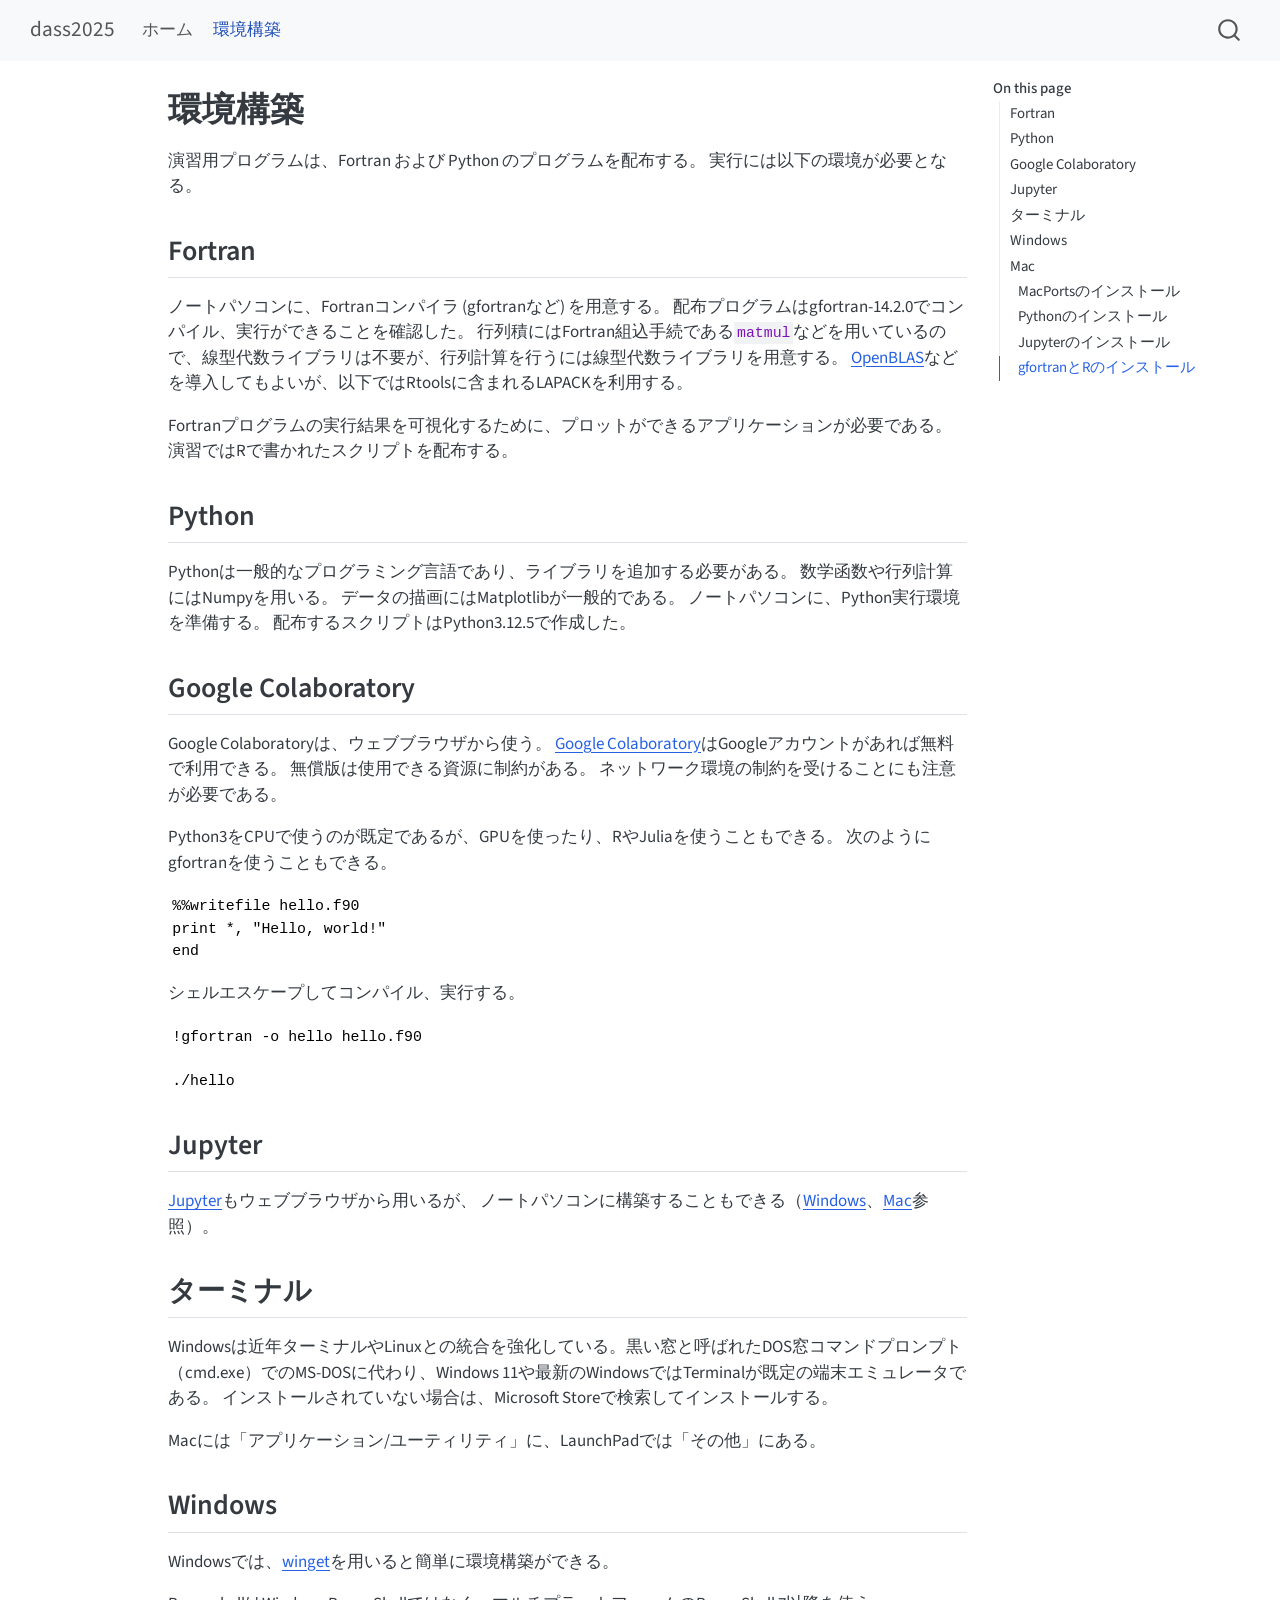
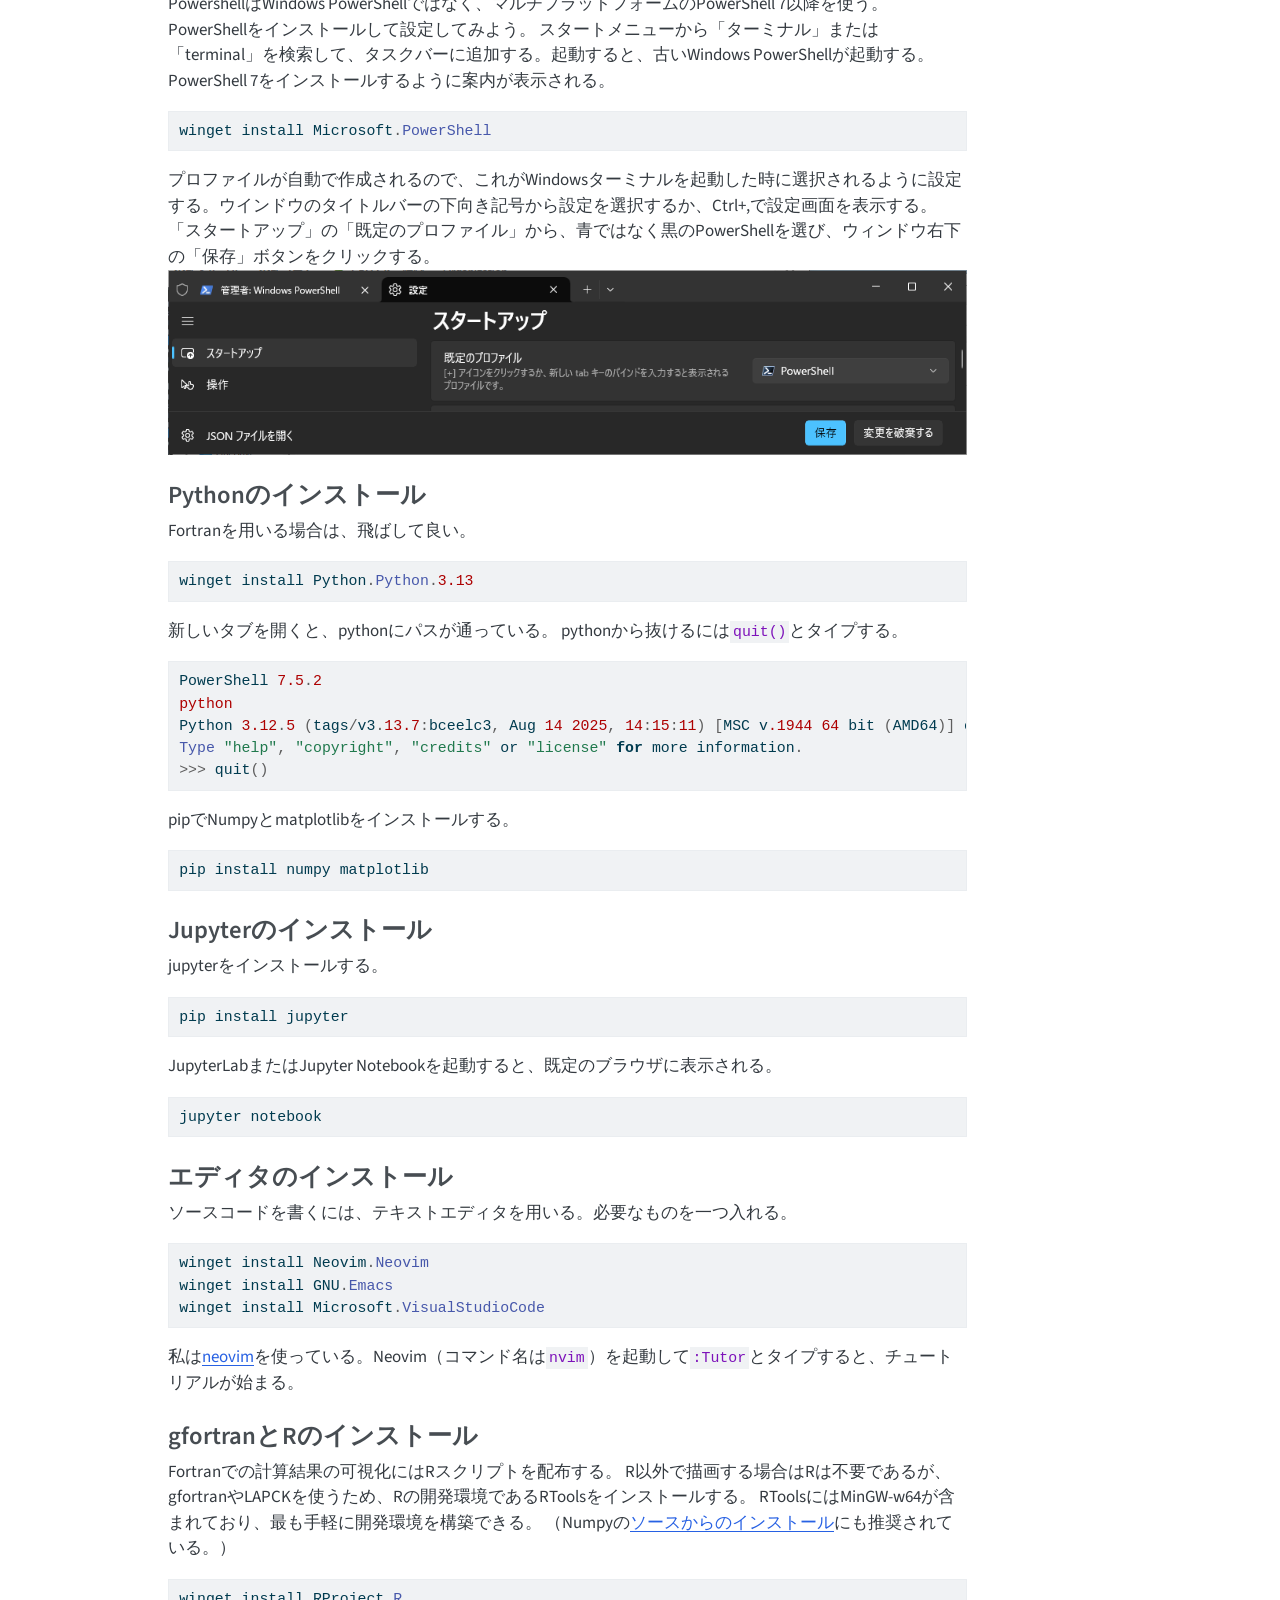
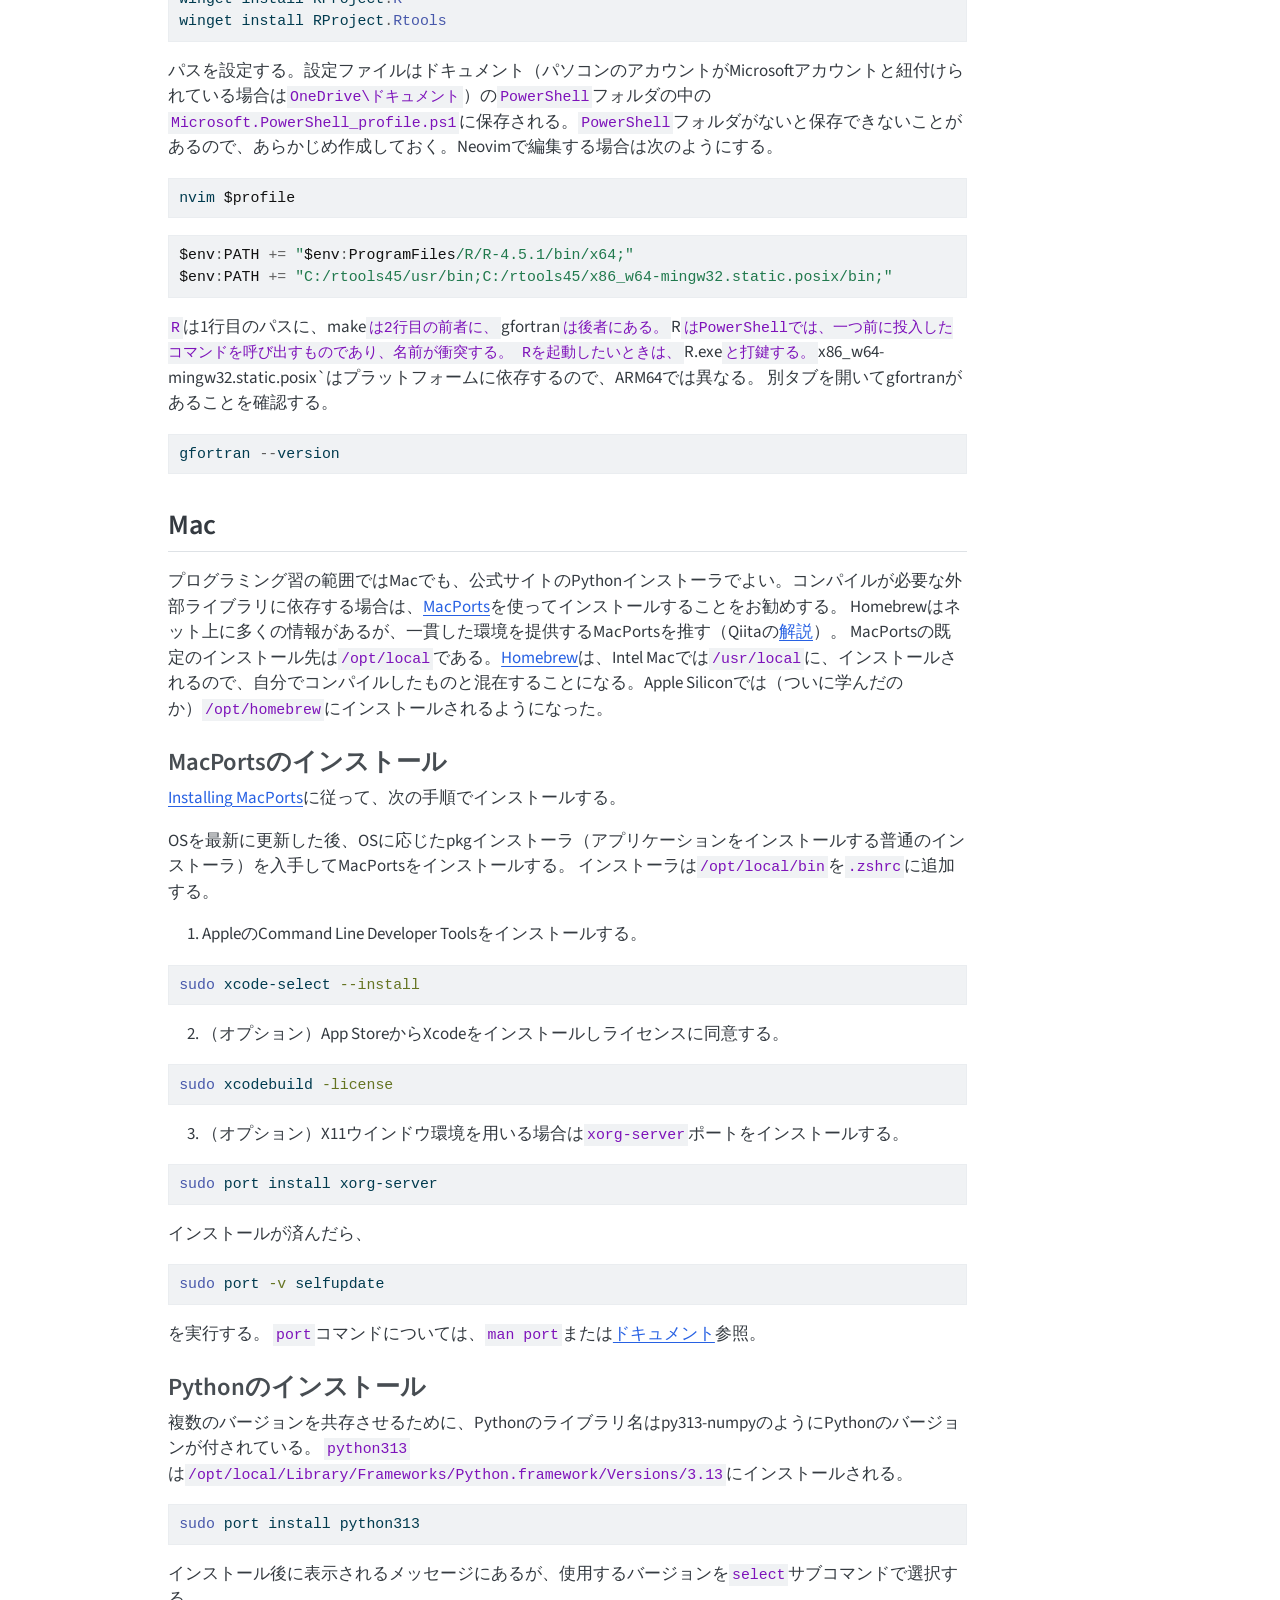
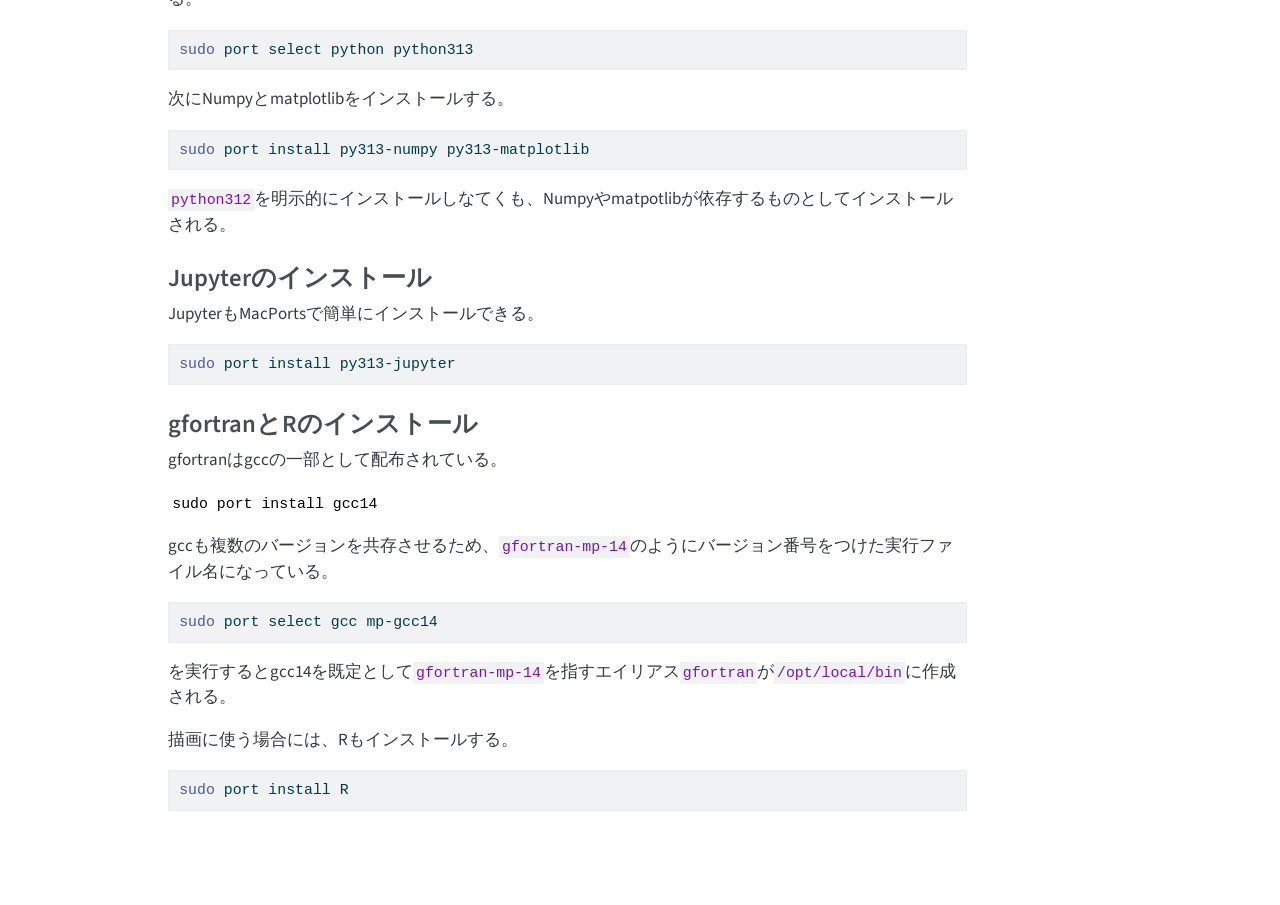
<file: docs/setup.html>
<!DOCTYPE html>
<html xmlns="http://www.w3.org/1999/xhtml" lang="en" xml:lang="en"><head>

<meta charset="utf-8">
<meta name="generator" content="quarto-1.9.36">

<meta name="viewport" content="width=device-width, initial-scale=1.0, user-scalable=yes">


<title>環境構築 – dass2025</title>
<style>
/* Default styles provided by pandoc.
** See https://pandoc.org/MANUAL.html#variables-for-html for config info.
*/
code{white-space: pre-wrap;}
span.smallcaps{font-variant: small-caps;}
div.columns{display: flex; gap: min(4vw, 1.5em);}
div.column{flex: auto; overflow-x: auto;}
div.hanging-indent{margin-left: 1.5em; text-indent: -1.5em;}
ul.task-list{list-style: none;}
ul.task-list li input[type="checkbox"] {
  width: 0.8em;
  margin: 0 0.8em 0.2em -1em; /* quarto-specific, see https://github.com/quarto-dev/quarto-cli/issues/4556 */ 
  vertical-align: middle;
}
/* CSS for syntax highlighting */
html { -webkit-text-size-adjust: 100%; }
pre > code.sourceCode { white-space: pre; position: relative; }
pre > code.sourceCode > span { display: inline-block; line-height: 1.25; }
pre > code.sourceCode > span:empty { height: 1.2em; }
.sourceCode { overflow: visible; }
code.sourceCode > span { color: inherit; text-decoration: inherit; }
div.sourceCode { margin: 1em 0; }
pre.sourceCode { margin: 0; }
@media screen {
div.sourceCode { overflow: auto; }
}
@media print {
pre > code.sourceCode { white-space: pre-wrap; }
pre > code.sourceCode > span { text-indent: -5em; padding-left: 5em; }
}
pre.numberSource code
  { counter-reset: source-line 0; }
pre.numberSource code > span
  { position: relative; left: -4em; counter-increment: source-line; }
pre.numberSource code > span > a:first-child::before
  { content: counter(source-line);
    position: relative; left: -1em; text-align: right; vertical-align: baseline;
    border: none; display: inline-block;
    -webkit-touch-callout: none; -webkit-user-select: none;
    -khtml-user-select: none; -moz-user-select: none;
    -ms-user-select: none; user-select: none;
    padding: 0 4px; width: 4em;
  }
pre.numberSource { margin-left: 3em;  padding-left: 4px; }
div.sourceCode
  {   }
@media screen {
pre > code.sourceCode > span > a:first-child::before { text-decoration: underline; }
}
</style>


<script src="site_libs/quarto-nav/quarto-nav.js"></script>
<script src="site_libs/quarto-nav/headroom.min.js"></script>
<script src="site_libs/clipboard/clipboard.min.js"></script>
<script src="site_libs/quarto-search/autocomplete.umd.js"></script>
<script src="site_libs/quarto-search/fuse.min.js"></script>
<script src="site_libs/quarto-search/quarto-search.js"></script>
<meta name="quarto:offset" content="./">
<script src="site_libs/quarto-html/quarto.js" type="module"></script>
<script src="site_libs/quarto-html/tabsets/tabsets.js" type="module"></script>
<script src="site_libs/quarto-html/popper.min.js"></script>
<script src="site_libs/quarto-html/tippy.umd.min.js"></script>
<script src="site_libs/quarto-html/anchor.min.js"></script>
<link href="site_libs/quarto-html/tippy.css" rel="stylesheet">
<link href="site_libs/quarto-html/quarto-syntax-highlighting-845c23b38eaddc0f92fda52bfe77a8c8.css" rel="stylesheet" id="quarto-text-highlighting-styles">
<script src="site_libs/bootstrap/bootstrap.min.js"></script>
<link href="site_libs/bootstrap/bootstrap-icons.css" rel="stylesheet">
<link href="site_libs/bootstrap/bootstrap-158031087360bce0ff56dc785ce39e06.min.css" rel="stylesheet" append-hash="true" id="quarto-bootstrap" data-mode="light">
<script id="quarto-search-options" type="application/json">{
  "location": "navbar",
  "copy-button": false,
  "collapse-after": 3,
  "panel-placement": "end",
  "type": "overlay",
  "limit": 50,
  "keyboard-shortcut": [
    "f",
    "/",
    "s"
  ],
  "show-item-context": false,
  "language": {
    "search-no-results-text": "No results",
    "search-matching-documents-text": "matching documents",
    "search-copy-link-title": "Copy link to search",
    "search-hide-matches-text": "Hide additional matches",
    "search-more-match-text": "more match in this document",
    "search-more-matches-text": "more matches in this document",
    "search-clear-button-title": "Clear",
    "search-text-placeholder": "",
    "search-detached-cancel-button-title": "Cancel",
    "search-submit-button-title": "Submit",
    "search-label": "Search"
  }
}</script>


<link rel="stylesheet" href="styles.css">
</head>

<body class="nav-fixed quarto-light">

<div id="quarto-search-results"></div>
  <header id="quarto-header" class="headroom fixed-top">
    <nav class="navbar navbar-expand-lg " data-bs-theme="dark">
      <div class="navbar-container container-fluid">
      <div class="navbar-brand-container mx-auto">
    <a class="navbar-brand" href="./index.html">
    <span class="navbar-title">dass2025</span>
    </a>
  </div>
            <div id="quarto-search" class="" title="Search"></div>
          <button class="navbar-toggler" type="button" data-bs-toggle="collapse" data-bs-target="#navbarCollapse" aria-controls="navbarCollapse" role="menu" aria-expanded="false" aria-label="Toggle navigation" onclick="if (window.quartoToggleHeadroom) { window.quartoToggleHeadroom(); }">
  <span class="navbar-toggler-icon"></span>
</button>
          <div class="collapse navbar-collapse" id="navbarCollapse">
            <ul class="navbar-nav navbar-nav-scroll me-auto">
  <li class="nav-item">
    <a class="nav-link" href="./index.html"> 
<span class="menu-text">ホーム</span></a>
  </li>  
  <li class="nav-item">
    <a class="nav-link active" href="./setup.html" aria-current="page"> 
<span class="menu-text">環境構築</span></a>
  </li>  
</ul>
          </div> <!-- /navcollapse -->
            <div class="quarto-navbar-tools">
</div>
      </div> <!-- /container-fluid -->
    </nav>
</header>
<!-- content -->
<div id="quarto-content" class="quarto-container page-columns page-rows-contents page-layout-article page-navbar">
<!-- sidebar -->
<!-- margin-sidebar -->
    <div id="quarto-margin-sidebar" class="sidebar margin-sidebar">
        <nav id="TOC" role="doc-toc" class="toc-active">
    <h2 id="toc-title">On this page</h2>
   
  <ul>
  <li><a href="#fortran" id="toc-fortran" class="nav-link active" data-scroll-target="#fortran">Fortran</a></li>
  <li><a href="#python" id="toc-python" class="nav-link" data-scroll-target="#python">Python</a></li>
  <li><a href="#google-colaboratory" id="toc-google-colaboratory" class="nav-link" data-scroll-target="#google-colaboratory">Google Colaboratory</a></li>
  <li><a href="#jupyter" id="toc-jupyter" class="nav-link" data-scroll-target="#jupyter">Jupyter</a></li>
  <li><a href="#ターミナル" id="toc-ターミナル" class="nav-link" data-scroll-target="#ターミナル">ターミナル</a></li>
  <li><a href="#windows" id="toc-windows" class="nav-link" data-scroll-target="#windows">Windows</a>
  <ul class="collapse">
  <li><a href="#pythonのインストール" id="toc-pythonのインストール" class="nav-link" data-scroll-target="#pythonのインストール">Pythonのインストール</a></li>
  <li><a href="#sec-jupyter-win" id="toc-sec-jupyter-win" class="nav-link" data-scroll-target="#sec-jupyter-win">Jupyterのインストール</a></li>
  <li><a href="#エディタのインストール" id="toc-エディタのインストール" class="nav-link" data-scroll-target="#エディタのインストール">エディタのインストール</a></li>
  <li><a href="#gfortranとrのインストール" id="toc-gfortranとrのインストール" class="nav-link" data-scroll-target="#gfortranとrのインストール">gfortranとRのインストール</a></li>
  </ul></li>
  <li><a href="#mac" id="toc-mac" class="nav-link" data-scroll-target="#mac">Mac</a>
  <ul class="collapse">
  <li><a href="#macportsのインストール" id="toc-macportsのインストール" class="nav-link" data-scroll-target="#macportsのインストール">MacPortsのインストール</a></li>
  <li><a href="#pythonのインストール-1" id="toc-pythonのインストール-1" class="nav-link" data-scroll-target="#pythonのインストール-1">Pythonのインストール</a></li>
  <li><a href="#sec-jupyter-mac" id="toc-sec-jupyter-mac" class="nav-link" data-scroll-target="#sec-jupyter-mac">Jupyterのインストール</a></li>
  <li><a href="#gfortranとrのインストール-1" id="toc-gfortranとrのインストール-1" class="nav-link" data-scroll-target="#gfortranとrのインストール-1">gfortranとRのインストール</a></li>
  </ul></li>
  </ul>
</nav>
    </div>
<!-- main -->
<main class="content" id="quarto-document-content">

<header id="title-block-header" class="quarto-title-block default">
<div class="quarto-title">
<h1 class="title">環境構築</h1>
</div>



<div class="quarto-title-meta">

    
  
    
  </div>
  


</header>


<p>演習用プログラムは、Fortran および Python のプログラムを配布する。 実行には以下の環境が必要となる。</p>
<section id="fortran" class="level2">
<h2 class="anchored" data-anchor-id="fortran">Fortran</h2>
<p>ノートパソコンに、Fortranコンパイラ (gfortranなど) を用意する。 配布プログラムはgfortran-14.2.0でコンパイル、実行ができることを確認した。 行列積にはFortran組込手続である<code>matmul</code>などを用いているので、線型代数ライブラリは不要が、行列計算を行うには線型代数ライブラリを用意する。 <a href="https://www.openblas.net/">OpenBLAS</a>などを導入してもよいが、以下ではRtoolsに含まれるLAPACKを利用する。</p>
<p>Fortranプログラムの実行結果を可視化するために、プロットができるアプリケーションが必要である。演習ではRで書かれたスクリプトを配布する。</p>
</section>
<section id="python" class="level2">
<h2 class="anchored" data-anchor-id="python">Python</h2>
<p>Pythonは一般的なプログラミング言語であり、ライブラリを追加する必要がある。 数学函数や行列計算にはNumpyを用いる。 データの描画にはMatplotlibが一般的である。 ノートパソコンに、Python実行環境を準備する。 配布するスクリプトはPython3.12.5で作成した。</p>
</section>
<section id="google-colaboratory" class="level2">
<h2 class="anchored" data-anchor-id="google-colaboratory">Google Colaboratory</h2>
<p>Google Colaboratoryは、ウェブブラウザから使う。 <a href="https://colab.research.google.com/">Google Colaboratory</a>はGoogleアカウントがあれば無料で利用できる。 無償版は使用できる資源に制約がある。 ネットワーク環境の制約を受けることにも注意が必要である。</p>
<p>Python3をCPUで使うのが既定であるが、GPUを使ったり、RやJuliaを使うこともできる。 次のようにgfortranを使うこともできる。</p>
<pre class="jupyter"><code>%%writefile hello.f90
print *, "Hello, world!"
end</code></pre>
<p>シェルエスケープしてコンパイル、実行する。</p>
<pre class="jupyter"><code>!gfortran -o hello hello.f90</code></pre>
<pre class="jupyter"><code>./hello</code></pre>
</section>
<section id="jupyter" class="level2">
<h2 class="anchored" data-anchor-id="jupyter">Jupyter</h2>
<p><a href="https://jupyter.org/">Jupyter</a>もウェブブラウザから用いるが、 ノートパソコンに構築することもできる（<a href="#sec-jupyter-win">Windows</a>、<a href="#sec-jupyter-mac">Mac</a>参照）。</p>
</section>
<section id="ターミナル" class="level2">
<h2 class="anchored" data-anchor-id="ターミナル">ターミナル</h2>
<p>Windowsは近年ターミナルやLinuxとの統合を強化している。黒い窓と呼ばれたDOS窓コマンドプロンプト（cmd.exe）でのMS-DOSに代わり、Windows 11や最新のWindowsではTerminalが既定の端末エミュレータである。 インストールされていない場合は、Microsoft Storeで検索してインストールする。</p>
<p>Macには「アプリケーション/ユーティリティ」に、LaunchPadでは「その他」にある。</p>
</section>
<section id="windows" class="level2">
<h2 class="anchored" data-anchor-id="windows">Windows</h2>
<p>Windowsでは、<a href="https://learn.microsoft.com/ja-jp/windows/package-manager/winget/">winget</a>を用いると簡単に環境構築ができる。</p>
<p>PowershellはWindows PowerShellではなく、マルチプラットフォームのPowerShell 7以降を使う。 PowerShellをインストールして設定してみよう。 スタートメニューから「ターミナル」または「terminal」を検索して、タスクバーに追加する。起動すると、古いWindows PowerShellが起動する。PowerShell 7をインストールするように案内が表示される。</p>
<div class="code-copy-outer-scaffold"><div class="sourceCode" id="cb4"><pre class="sourceCode powershell code-with-copy"><code class="sourceCode powershell"><span id="cb4-1"><a href="#cb4-1" aria-hidden="true" tabindex="-1"></a>winget install Microsoft<span class="op">.</span><span class="fu">PowerShell</span></span></code></pre></div><button title="Copy to Clipboard" class="code-copy-button"><i class="bi"></i></button></div>
<p>プロファイルが自動で作成されるので、これがWindowsターミナルを起動した時に選択されるように設定する。ウインドウのタイトルバーの下向き記号から設定を選択するか、Ctrl+,で設定画面を表示する。「スタートアップ」の「既定のプロファイル」から、青ではなく黒のPowerShellを選び、ウィンドウ右下の「保存」ボタンをクリックする。 <img src="images/powershell_default_profile.png" class="img-fluid"></p>
<section id="pythonのインストール" class="level3">
<h3 class="anchored" data-anchor-id="pythonのインストール">Pythonのインストール</h3>
<p>Fortranを用いる場合は、飛ばして良い。</p>
<div class="code-copy-outer-scaffold"><div class="sourceCode" id="cb5"><pre class="sourceCode powershell code-with-copy"><code class="sourceCode powershell"><span id="cb5-1"><a href="#cb5-1" aria-hidden="true" tabindex="-1"></a>winget install Python<span class="op">.</span><span class="fu">Python</span><span class="op">.</span><span class="dv">3.13</span></span></code></pre></div><button title="Copy to Clipboard" class="code-copy-button"><i class="bi"></i></button></div>
<p>新しいタブを開くと、pythonにパスが通っている。 pythonから抜けるには<code>quit()</code>とタイプする。</p>
<div class="code-copy-outer-scaffold"><div class="sourceCode" id="cb6"><pre class="sourceCode powershell code-with-copy"><code class="sourceCode powershell"><span id="cb6-1"><a href="#cb6-1" aria-hidden="true" tabindex="-1"></a>PowerShell <span class="dv">7.5</span><span class="op">.</span><span class="dv">2</span></span>
<span id="cb6-2"><a href="#cb6-2" aria-hidden="true" tabindex="-1"></a><span class="dt">python</span></span>
<span id="cb6-3"><a href="#cb6-3" aria-hidden="true" tabindex="-1"></a>Python <span class="dv">3.12</span><span class="op">.</span><span class="dv">5</span> <span class="op">(</span>tags<span class="op">/</span>v3<span class="op">.</span><span class="dv">13.7</span><span class="op">:</span>bceelc3<span class="op">,</span> Aug <span class="dv">14</span> <span class="dv">2025</span><span class="op">,</span> <span class="dv">14</span><span class="op">:</span><span class="dv">15</span><span class="op">:</span><span class="dv">11</span><span class="op">)</span> <span class="op">[</span>MSC v<span class="dv">.1944</span> <span class="dv">64</span> bit <span class="op">(</span>AMD64<span class="op">)]</span> on win32</span>
<span id="cb6-4"><a href="#cb6-4" aria-hidden="true" tabindex="-1"></a><span class="fu">Type</span> <span class="st">"help"</span><span class="op">,</span> <span class="st">"copyright"</span><span class="op">,</span> <span class="st">"credits"</span> or <span class="st">"license"</span> <span class="cf">for</span> more information<span class="op">.</span></span>
<span id="cb6-5"><a href="#cb6-5" aria-hidden="true" tabindex="-1"></a><span class="op">&gt;&gt;&gt;</span> quit<span class="op">()</span></span></code></pre></div><button title="Copy to Clipboard" class="code-copy-button"><i class="bi"></i></button></div>
<p>pipでNumpyとmatplotlibをインストールする。</p>
<div class="code-copy-outer-scaffold"><div class="sourceCode" id="cb7"><pre class="sourceCode powershell code-with-copy"><code class="sourceCode powershell"><span id="cb7-1"><a href="#cb7-1" aria-hidden="true" tabindex="-1"></a>pip install numpy matplotlib</span></code></pre></div><button title="Copy to Clipboard" class="code-copy-button"><i class="bi"></i></button></div>
</section>
<section id="sec-jupyter-win" class="level3">
<h3 class="anchored" data-anchor-id="sec-jupyter-win">Jupyterのインストール</h3>
<p>jupyterをインストールする。</p>
<div class="code-copy-outer-scaffold"><div class="sourceCode" id="cb8"><pre class="sourceCode powershell code-with-copy"><code class="sourceCode powershell"><span id="cb8-1"><a href="#cb8-1" aria-hidden="true" tabindex="-1"></a>pip install jupyter</span></code></pre></div><button title="Copy to Clipboard" class="code-copy-button"><i class="bi"></i></button></div>
<p>JupyterLabまたはJupyter Notebookを起動すると、既定のブラウザに表示される。</p>
<div class="code-copy-outer-scaffold"><div class="sourceCode" id="cb9"><pre class="sourceCode powershell code-with-copy"><code class="sourceCode powershell"><span id="cb9-1"><a href="#cb9-1" aria-hidden="true" tabindex="-1"></a>jupyter notebook</span></code></pre></div><button title="Copy to Clipboard" class="code-copy-button"><i class="bi"></i></button></div>
</section>
<section id="エディタのインストール" class="level3">
<h3 class="anchored" data-anchor-id="エディタのインストール">エディタのインストール</h3>
<p>ソースコードを書くには、テキストエディタを用いる。必要なものを一つ入れる。</p>
<div class="code-copy-outer-scaffold"><div class="sourceCode" id="cb10"><pre class="sourceCode powershell code-with-copy"><code class="sourceCode powershell"><span id="cb10-1"><a href="#cb10-1" aria-hidden="true" tabindex="-1"></a>winget install Neovim<span class="op">.</span><span class="fu">Neovim</span></span>
<span id="cb10-2"><a href="#cb10-2" aria-hidden="true" tabindex="-1"></a>winget install GNU<span class="op">.</span><span class="fu">Emacs</span></span>
<span id="cb10-3"><a href="#cb10-3" aria-hidden="true" tabindex="-1"></a>winget install Microsoft<span class="op">.</span><span class="fu">VisualStudioCode</span></span></code></pre></div><button title="Copy to Clipboard" class="code-copy-button"><i class="bi"></i></button></div>
<p>私は<a href="https://neovim.io/">neovim</a>を使っている。Neovim（コマンド名は<code>nvim</code>）を起動して<code>:Tutor</code>とタイプすると、チュートリアルが始まる。</p>
</section>
<section id="gfortranとrのインストール" class="level3">
<h3 class="anchored" data-anchor-id="gfortranとrのインストール">gfortranとRのインストール</h3>
<p>Fortranでの計算結果の可視化にはRスクリプトを配布する。 R以外で描画する場合はRは不要であるが、gfortranやLAPCKを使うため、Rの開発環境であるRToolsをインストールする。 RToolsにはMinGW-w64が含まれており、最も手軽に開発環境を構築できる。 （Numpyの<a href="https://numpy.org/doc/stable/building/index.html">ソースからのインストール</a>にも推奨されている。）</p>
<div class="code-copy-outer-scaffold"><div class="sourceCode" id="cb11"><pre class="sourceCode powershell code-with-copy"><code class="sourceCode powershell"><span id="cb11-1"><a href="#cb11-1" aria-hidden="true" tabindex="-1"></a>winget install RProject<span class="op">.</span><span class="fu">R</span></span>
<span id="cb11-2"><a href="#cb11-2" aria-hidden="true" tabindex="-1"></a>winget install RProject<span class="op">.</span><span class="fu">Rtools</span></span></code></pre></div><button title="Copy to Clipboard" class="code-copy-button"><i class="bi"></i></button></div>
<p>パスを設定する。設定ファイルはドキュメント（パソコンのアカウントがMicrosoftアカウントと紐付けられている場合は<code>OneDrive\ドキュメント</code>）の<code>PowerShell</code>フォルダの中の<code>Microsoft.PowerShell_profile.ps1</code>に保存される。<code>PowerShell</code>フォルダがないと保存できないことがあるので、あらかじめ作成しておく。Neovimで編集する場合は次のようにする。</p>
<div class="code-copy-outer-scaffold"><div class="sourceCode" id="cb12"><pre class="sourceCode powershell code-with-copy"><code class="sourceCode powershell"><span id="cb12-1"><a href="#cb12-1" aria-hidden="true" tabindex="-1"></a>nvim <span class="va">$profile</span></span></code></pre></div><button title="Copy to Clipboard" class="code-copy-button"><i class="bi"></i></button></div>
<div class="code-copy-outer-scaffold"><div class="sourceCode" id="cb13"><pre class="sourceCode powershell code-with-copy"><code class="sourceCode powershell"><span id="cb13-1"><a href="#cb13-1" aria-hidden="true" tabindex="-1"></a><span class="va">$env</span><span class="op">:</span><span class="va">PATH</span> <span class="op">+=</span> <span class="st">"</span><span class="va">$env</span><span class="op">:</span><span class="va">ProgramFiles</span><span class="st">/R/R-4.5.1/bin/x64;"</span></span>
<span id="cb13-2"><a href="#cb13-2" aria-hidden="true" tabindex="-1"></a><span class="va">$env</span><span class="op">:</span><span class="va">PATH</span> <span class="op">+=</span> <span class="st">"C:/rtools45/usr/bin;C:/rtools45/x86_w64-mingw32.static.posix/bin;"</span></span></code></pre></div><button title="Copy to Clipboard" class="code-copy-button"><i class="bi"></i></button></div>
<p><code>R</code>は1行目のパスに、make<code>は2行目の前者に、</code>gfortran<code>は後者にある。</code>R<code>はPowerShellでは、一つ前に投入したコマンドを呼び出すものであり、名前が衝突する。 Rを起動したいときは、</code>R.exe<code>と打鍵する。</code>x86_w64-mingw32.static.posix`はプラットフォームに依存するので、ARM64では異なる。 別タブを開いてgfortranがあることを確認する。</p>
<div class="code-copy-outer-scaffold"><div class="sourceCode" id="cb14"><pre class="sourceCode powershell code-with-copy"><code class="sourceCode powershell"><span id="cb14-1"><a href="#cb14-1" aria-hidden="true" tabindex="-1"></a>gfortran <span class="op">--</span>version</span></code></pre></div><button title="Copy to Clipboard" class="code-copy-button"><i class="bi"></i></button></div>
</section>
</section>
<section id="mac" class="level2">
<h2 class="anchored" data-anchor-id="mac">Mac</h2>
<p>プログラミング習の範囲ではMacでも、公式サイトのPythonインストーラでよい。コンパイルが必要な外部ライブラリに依存する場合は、<a href="https://www.macports.org/">MacPorts</a>を使ってインストールすることをお勧めする。 Homebrewはネット上に多くの情報があるが、一貫した環境を提供するMacPortsを推す（Qiitaの<a href="https://qiita.com/tenomoto/items/66614f982de96641d662">解説</a>）。 MacPortsの既定のインストール先は<code>/opt/local</code>である。<a href="https://docs.brew.sh/Installation">Homebrew</a>は、Intel Macでは<code>/usr/local</code>に、インストールされるので、自分でコンパイルしたものと混在することになる。Apple Siliconでは（ついに学んだのか）<code>/opt/homebrew</code>にインストールされるようになった。</p>
<section id="macportsのインストール" class="level3">
<h3 class="anchored" data-anchor-id="macportsのインストール">MacPortsのインストール</h3>
<p><a href="https://www.macports.org/install.php">Installing MacPorts</a>に従って、次の手順でインストールする。</p>
<p>OSを最新に更新した後、OSに応じたpkgインストーラ（アプリケーションをインストールする普通のインストーラ）を入手してMacPortsをインストールする。 インストーラは<code>/opt/local/bin</code>を<code>.zshrc</code>に追加する。</p>
<ol type="1">
<li>AppleのCommand Line Developer Toolsをインストールする。</li>
</ol>
<div class="code-copy-outer-scaffold"><div class="sourceCode" id="cb15"><pre class="sourceCode zsh code-with-copy"><code class="sourceCode zsh"><span id="cb15-1"><a href="#cb15-1" aria-hidden="true" tabindex="-1"></a><span class="fu">sudo</span> xcode-select <span class="at">--install</span></span></code></pre></div><button title="Copy to Clipboard" class="code-copy-button"><i class="bi"></i></button></div>
<ol start="2" type="1">
<li>（オプション）App StoreからXcodeをインストールしライセンスに同意する。</li>
</ol>
<div class="code-copy-outer-scaffold"><div class="sourceCode" id="cb16"><pre class="sourceCode zsh code-with-copy"><code class="sourceCode zsh"><span id="cb16-1"><a href="#cb16-1" aria-hidden="true" tabindex="-1"></a><span class="fu">sudo</span> xcodebuild <span class="at">-license</span></span></code></pre></div><button title="Copy to Clipboard" class="code-copy-button"><i class="bi"></i></button></div>
<ol start="3" type="1">
<li>（オプション）X11ウインドウ環境を用いる場合は<code>xorg-server</code>ポートをインストールする。</li>
</ol>
<div class="code-copy-outer-scaffold"><div class="sourceCode" id="cb17"><pre class="sourceCode zsh code-with-copy"><code class="sourceCode zsh"><span id="cb17-1"><a href="#cb17-1" aria-hidden="true" tabindex="-1"></a><span class="fu">sudo</span> port install xorg-server</span></code></pre></div><button title="Copy to Clipboard" class="code-copy-button"><i class="bi"></i></button></div>
<p>インストールが済んだら、</p>
<div class="code-copy-outer-scaffold"><div class="sourceCode" id="cb18"><pre class="sourceCode zsh code-with-copy"><code class="sourceCode zsh"><span id="cb18-1"><a href="#cb18-1" aria-hidden="true" tabindex="-1"></a><span class="fu">sudo</span> port <span class="at">-v</span> selfupdate</span></code></pre></div><button title="Copy to Clipboard" class="code-copy-button"><i class="bi"></i></button></div>
<p>を実行する。 <code>port</code>コマンドについては、<code>man port</code>または<a href="https://guide.macports.org/#using">ドキュメント</a>参照。</p>
</section>
<section id="pythonのインストール-1" class="level3">
<h3 class="anchored" data-anchor-id="pythonのインストール-1">Pythonのインストール</h3>
<p>複数のバージョンを共存させるために、Pythonのライブラリ名はpy313-numpyのようにPythonのバージョンが付されている。 <code>python313</code>は<code>/opt/local/Library/Frameworks/Python.framework/Versions/3.13</code>にインストールされる。</p>
<div class="code-copy-outer-scaffold"><div class="sourceCode" id="cb19"><pre class="sourceCode zsh code-with-copy"><code class="sourceCode zsh"><span id="cb19-1"><a href="#cb19-1" aria-hidden="true" tabindex="-1"></a><span class="fu">sudo</span> port install python313</span></code></pre></div><button title="Copy to Clipboard" class="code-copy-button"><i class="bi"></i></button></div>
<p>インストール後に表示されるメッセージにあるが、使用するバージョンを<code>select</code>サブコマンドで選択する。</p>
<div class="code-copy-outer-scaffold"><div class="sourceCode" id="cb20"><pre class="sourceCode zsh code-with-copy"><code class="sourceCode zsh"><span id="cb20-1"><a href="#cb20-1" aria-hidden="true" tabindex="-1"></a><span class="fu">sudo</span> port select python python313</span></code></pre></div><button title="Copy to Clipboard" class="code-copy-button"><i class="bi"></i></button></div>
<p>次にNumpyとmatplotlibをインストールする。</p>
<div class="code-copy-outer-scaffold"><div class="sourceCode" id="cb21"><pre class="sourceCode zsh code-with-copy"><code class="sourceCode zsh"><span id="cb21-1"><a href="#cb21-1" aria-hidden="true" tabindex="-1"></a><span class="fu">sudo</span> port install py313-numpy py313-matplotlib</span></code></pre></div><button title="Copy to Clipboard" class="code-copy-button"><i class="bi"></i></button></div>
<p><code>python312</code>を明示的にインストールしなてくも、Numpyやmatpotlibが依存するものとしてインストールされる。</p>
</section>
<section id="sec-jupyter-mac" class="level3">
<h3 class="anchored" data-anchor-id="sec-jupyter-mac">Jupyterのインストール</h3>
<p>JupyterもMacPortsで簡単にインストールできる。</p>
<div class="code-copy-outer-scaffold"><div class="sourceCode" id="cb22"><pre class="sourceCode zsh code-with-copy"><code class="sourceCode zsh"><span id="cb22-1"><a href="#cb22-1" aria-hidden="true" tabindex="-1"></a><span class="fu">sudo</span> port install py313-jupyter</span></code></pre></div><button title="Copy to Clipboard" class="code-copy-button"><i class="bi"></i></button></div>
</section>
<section id="gfortranとrのインストール-1" class="level3">
<h3 class="anchored" data-anchor-id="gfortranとrのインストール-1">gfortranとRのインストール</h3>
<p>gfortranはgccの一部として配布されている。</p>
<pre><code>sudo port install gcc14</code></pre>
<p>gccも複数のバージョンを共存させるため、<code>gfortran-mp-14</code>のようにバージョン番号をつけた実行ファイル名になっている。</p>
<div class="code-copy-outer-scaffold"><div class="sourceCode" id="cb24"><pre class="sourceCode zsh code-with-copy"><code class="sourceCode zsh"><span id="cb24-1"><a href="#cb24-1" aria-hidden="true" tabindex="-1"></a><span class="fu">sudo</span> port select gcc mp-gcc14</span></code></pre></div><button title="Copy to Clipboard" class="code-copy-button"><i class="bi"></i></button></div>
<p>を実行するとgcc14を既定として<code>gfortran-mp-14</code>を指すエイリアス<code>gfortran</code>が<code>/opt/local/bin</code>に作成される。</p>
<p>描画に使う場合には、Rもインストールする。</p>
<div class="code-copy-outer-scaffold"><div class="sourceCode" id="cb25"><pre class="sourceCode zsh code-with-copy"><code class="sourceCode zsh"><span id="cb25-1"><a href="#cb25-1" aria-hidden="true" tabindex="-1"></a><span class="fu">sudo</span> port install R</span></code></pre></div><button title="Copy to Clipboard" class="code-copy-button"><i class="bi"></i></button></div>


</section>
</section>

</main> <!-- /main -->
<script id="quarto-html-after-body" type="application/javascript">
  window.document.addEventListener("DOMContentLoaded", function (event) {
    const icon = "";
    const anchorJS = new window.AnchorJS();
    anchorJS.options = {
      placement: 'right',
      icon: icon
    };
    anchorJS.add('.anchored');
    const isCodeAnnotation = (el) => {
      for (const clz of el.classList) {
        if (clz.startsWith('code-annotation-')) {                     
          return true;
        }
      }
      return false;
    }
    const onCopySuccess = function(e) {
      // button target
      const button = e.trigger;
      // don't keep focus
      button.blur();
      // flash "checked"
      button.classList.add('code-copy-button-checked');
      var currentTitle = button.getAttribute("title");
      button.setAttribute("title", "Copied!");
      let tooltip;
      if (window.bootstrap) {
        button.setAttribute("data-bs-toggle", "tooltip");
        button.setAttribute("data-bs-placement", "left");
        button.setAttribute("data-bs-title", "Copied!");
        tooltip = new bootstrap.Tooltip(button, 
          { trigger: "manual", 
            customClass: "code-copy-button-tooltip",
            offset: [0, -8]});
        tooltip.show();    
      }
      setTimeout(function() {
        if (tooltip) {
          tooltip.hide();
          button.removeAttribute("data-bs-title");
          button.removeAttribute("data-bs-toggle");
          button.removeAttribute("data-bs-placement");
        }
        button.setAttribute("title", currentTitle);
        button.classList.remove('code-copy-button-checked');
      }, 1000);
      // clear code selection
      e.clearSelection();
    }
    const getTextToCopy = function(trigger) {
      const outerScaffold = trigger.parentElement.cloneNode(true);
      const codeEl = outerScaffold.querySelector('code');
      for (const childEl of codeEl.children) {
        if (isCodeAnnotation(childEl)) {
          childEl.remove();
        }
      }
      return codeEl.innerText;
    }
    const clipboard = new window.ClipboardJS('.code-copy-button:not([data-in-quarto-modal])', {
      text: getTextToCopy
    });
    clipboard.on('success', onCopySuccess);
    if (window.document.getElementById('quarto-embedded-source-code-modal')) {
      const clipboardModal = new window.ClipboardJS('.code-copy-button[data-in-quarto-modal]', {
        text: getTextToCopy,
        container: window.document.getElementById('quarto-embedded-source-code-modal')
      });
      clipboardModal.on('success', onCopySuccess);
    }
      var localhostRegex = new RegExp(/^(?:http|https):\/\/localhost\:?[0-9]*\//);
      var mailtoRegex = new RegExp(/^mailto:/);
        var filterRegex = new RegExp('/' + window.location.host + '/');
      var isInternal = (href) => {
          return filterRegex.test(href) || localhostRegex.test(href) || mailtoRegex.test(href);
      }
      // Inspect non-navigation links and adorn them if external
     var links = window.document.querySelectorAll('a[href]:not(.nav-link):not(.navbar-brand):not(.toc-action):not(.sidebar-link):not(.sidebar-item-toggle):not(.pagination-link):not(.no-external):not([aria-hidden]):not(.dropdown-item):not(.quarto-navigation-tool):not(.about-link)');
      for (var i=0; i<links.length; i++) {
        const link = links[i];
        if (!isInternal(link.href)) {
          // undo the damage that might have been done by quarto-nav.js in the case of
          // links that we want to consider external
          if (link.dataset.originalHref !== undefined) {
            link.href = link.dataset.originalHref;
          }
        }
      }
    function tippyHover(el, contentFn, onTriggerFn, onUntriggerFn) {
      const config = {
        allowHTML: true,
        maxWidth: 500,
        delay: 100,
        arrow: false,
        appendTo: function(el) {
            return el.parentElement;
        },
        interactive: true,
        interactiveBorder: 10,
        theme: 'quarto',
        placement: 'bottom-start',
      };
      if (contentFn) {
        config.content = contentFn;
      }
      if (onTriggerFn) {
        config.onTrigger = onTriggerFn;
      }
      if (onUntriggerFn) {
        config.onUntrigger = onUntriggerFn;
      }
      window.tippy(el, config); 
    }
    const noterefs = window.document.querySelectorAll('a[role="doc-noteref"]');
    for (var i=0; i<noterefs.length; i++) {
      const ref = noterefs[i];
      tippyHover(ref, function() {
        // use id or data attribute instead here
        let href = ref.getAttribute('data-footnote-href') || ref.getAttribute('href');
        try { href = new URL(href).hash; } catch {}
        const id = href.replace(/^#\/?/, "");
        const note = window.document.getElementById(id);
        if (note) {
          return note.innerHTML;
        } else {
          return "";
        }
      });
    }
    const xrefs = window.document.querySelectorAll('a.quarto-xref');
    const processXRef = (id, note) => {
      // Strip column container classes
      const stripColumnClz = (el) => {
        el.classList.remove("page-full", "page-columns");
        if (el.children) {
          for (const child of el.children) {
            stripColumnClz(child);
          }
        }
      }
      stripColumnClz(note)
      if (id === null || id.startsWith('sec-')) {
        // Special case sections, only their first couple elements
        const container = document.createElement("div");
        if (note.children && note.children.length > 2) {
          container.appendChild(note.children[0].cloneNode(true));
          for (let i = 1; i < note.children.length; i++) {
            const child = note.children[i];
            if (child.tagName === "P" && child.innerText === "") {
              continue;
            } else {
              container.appendChild(child.cloneNode(true));
              break;
            }
          }
          if (window.Quarto?.typesetMath) {
            window.Quarto.typesetMath(container);
          }
          return container.innerHTML
        } else {
          if (window.Quarto?.typesetMath) {
            window.Quarto.typesetMath(note);
          }
          return note.innerHTML;
        }
      } else {
        // Remove any anchor links if they are present
        const anchorLink = note.querySelector('a.anchorjs-link');
        if (anchorLink) {
          anchorLink.remove();
        }
        if (window.Quarto?.typesetMath) {
          window.Quarto.typesetMath(note);
        }
        if (note.classList.contains("callout")) {
          return note.outerHTML;
        } else {
          return note.innerHTML;
        }
      }
    }
    for (var i=0; i<xrefs.length; i++) {
      const xref = xrefs[i];
      tippyHover(xref, undefined, function(instance) {
        instance.disable();
        let url = xref.getAttribute('href');
        let hash = undefined; 
        if (url.startsWith('#')) {
          hash = url;
        } else {
          try { hash = new URL(url).hash; } catch {}
        }
        if (hash) {
          const id = hash.replace(/^#\/?/, "");
          const note = window.document.getElementById(id);
          if (note !== null) {
            try {
              const html = processXRef(id, note.cloneNode(true));
              instance.setContent(html);
            } finally {
              instance.enable();
              instance.show();
            }
          } else {
            // See if we can fetch this
            fetch(url.split('#')[0])
            .then(res => res.text())
            .then(html => {
              const parser = new DOMParser();
              const htmlDoc = parser.parseFromString(html, "text/html");
              const note = htmlDoc.getElementById(id);
              if (note !== null) {
                const html = processXRef(id, note);
                instance.setContent(html);
              } 
            }).finally(() => {
              instance.enable();
              instance.show();
            });
          }
        } else {
          // See if we can fetch a full url (with no hash to target)
          // This is a special case and we should probably do some content thinning / targeting
          fetch(url)
          .then(res => res.text())
          .then(html => {
            const parser = new DOMParser();
            const htmlDoc = parser.parseFromString(html, "text/html");
            const note = htmlDoc.querySelector('main.content');
            if (note !== null) {
              // This should only happen for chapter cross references
              // (since there is no id in the URL)
              // remove the first header
              if (note.children.length > 0 && note.children[0].tagName === "HEADER") {
                note.children[0].remove();
              }
              const html = processXRef(null, note);
              instance.setContent(html);
            } 
          }).finally(() => {
            instance.enable();
            instance.show();
          });
        }
      }, function(instance) {
      });
    }
        let selectedAnnoteEl;
        const selectorForAnnotation = ( cell, annotation) => {
          let cellAttr = 'data-code-cell="' + cell + '"';
          let lineAttr = 'data-code-annotation="' +  annotation + '"';
          const selector = 'span[' + cellAttr + '][' + lineAttr + ']';
          return selector;
        }
        const selectCodeLines = (annoteEl) => {
          const doc = window.document;
          const targetCell = annoteEl.getAttribute("data-target-cell");
          const targetAnnotation = annoteEl.getAttribute("data-target-annotation");
          const annoteSpan = window.document.querySelector(selectorForAnnotation(targetCell, targetAnnotation));
          const lines = annoteSpan.getAttribute("data-code-lines").split(",");
          const lineIds = lines.map((line) => {
            return targetCell + "-" + line;
          })
          let top = null;
          let height = null;
          let parent = null;
          if (lineIds.length > 0) {
              //compute the position of the single el (top and bottom and make a div)
              const el = window.document.getElementById(lineIds[0]);
              top = el.offsetTop;
              height = el.offsetHeight;
              parent = el.parentElement.parentElement;
            if (lineIds.length > 1) {
              const lastEl = window.document.getElementById(lineIds[lineIds.length - 1]);
              const bottom = lastEl.offsetTop + lastEl.offsetHeight;
              height = bottom - top;
            }
            if (top !== null && height !== null && parent !== null) {
              // cook up a div (if necessary) and position it 
              let div = window.document.getElementById("code-annotation-line-highlight");
              if (div === null) {
                div = window.document.createElement("div");
                div.setAttribute("id", "code-annotation-line-highlight");
                div.style.position = 'absolute';
                parent.appendChild(div);
              }
              div.style.top = top - 2 + "px";
              div.style.height = height + 4 + "px";
              div.style.left = 0;
              let gutterDiv = window.document.getElementById("code-annotation-line-highlight-gutter");
              if (gutterDiv === null) {
                gutterDiv = window.document.createElement("div");
                gutterDiv.setAttribute("id", "code-annotation-line-highlight-gutter");
                gutterDiv.style.position = 'absolute';
                const codeCell = window.document.getElementById(targetCell);
                const gutter = codeCell.querySelector('.code-annotation-gutter');
                gutter.appendChild(gutterDiv);
              }
              gutterDiv.style.top = top - 2 + "px";
              gutterDiv.style.height = height + 4 + "px";
            }
            selectedAnnoteEl = annoteEl;
          }
        };
        const unselectCodeLines = () => {
          const elementsIds = ["code-annotation-line-highlight", "code-annotation-line-highlight-gutter"];
          elementsIds.forEach((elId) => {
            const div = window.document.getElementById(elId);
            if (div) {
              div.remove();
            }
          });
          selectedAnnoteEl = undefined;
        };
          // Handle positioning of the toggle
      window.addEventListener(
        "resize",
        throttle(() => {
          elRect = undefined;
          if (selectedAnnoteEl) {
            selectCodeLines(selectedAnnoteEl);
          }
        }, 10)
      );
      function throttle(fn, ms) {
      let throttle = false;
      let timer;
        return (...args) => {
          if(!throttle) { // first call gets through
              fn.apply(this, args);
              throttle = true;
          } else { // all the others get throttled
              if(timer) clearTimeout(timer); // cancel #2
              timer = setTimeout(() => {
                fn.apply(this, args);
                timer = throttle = false;
              }, ms);
          }
        };
      }
        // Attach click handler to the DT
        const annoteDls = window.document.querySelectorAll('dt[data-target-cell]');
        for (const annoteDlNode of annoteDls) {
          annoteDlNode.addEventListener('click', (event) => {
            const clickedEl = event.target;
            if (clickedEl !== selectedAnnoteEl) {
              unselectCodeLines();
              const activeEl = window.document.querySelector('dt[data-target-cell].code-annotation-active');
              if (activeEl) {
                activeEl.classList.remove('code-annotation-active');
              }
              selectCodeLines(clickedEl);
              clickedEl.classList.add('code-annotation-active');
            } else {
              // Unselect the line
              unselectCodeLines();
              clickedEl.classList.remove('code-annotation-active');
            }
          });
        }
    const findCites = (el) => {
      const parentEl = el.parentElement;
      if (parentEl) {
        const cites = parentEl.dataset.cites;
        if (cites) {
          return {
            el,
            cites: cites.split(' ')
          };
        } else {
          return findCites(el.parentElement)
        }
      } else {
        return undefined;
      }
    };
    var bibliorefs = window.document.querySelectorAll('a[role="doc-biblioref"]');
    for (var i=0; i<bibliorefs.length; i++) {
      const ref = bibliorefs[i];
      const citeInfo = findCites(ref);
      if (citeInfo) {
        tippyHover(citeInfo.el, function() {
          var popup = window.document.createElement('div');
          citeInfo.cites.forEach(function(cite) {
            var citeDiv = window.document.createElement('div');
            citeDiv.classList.add('hanging-indent');
            citeDiv.classList.add('csl-entry');
            var biblioDiv = window.document.getElementById('ref-' + cite);
            if (biblioDiv) {
              citeDiv.innerHTML = biblioDiv.innerHTML;
            }
            popup.appendChild(citeDiv);
          });
          return popup.innerHTML;
        });
      }
    }
  });
  </script>
</div> <!-- /content -->




</body></html>
</file>
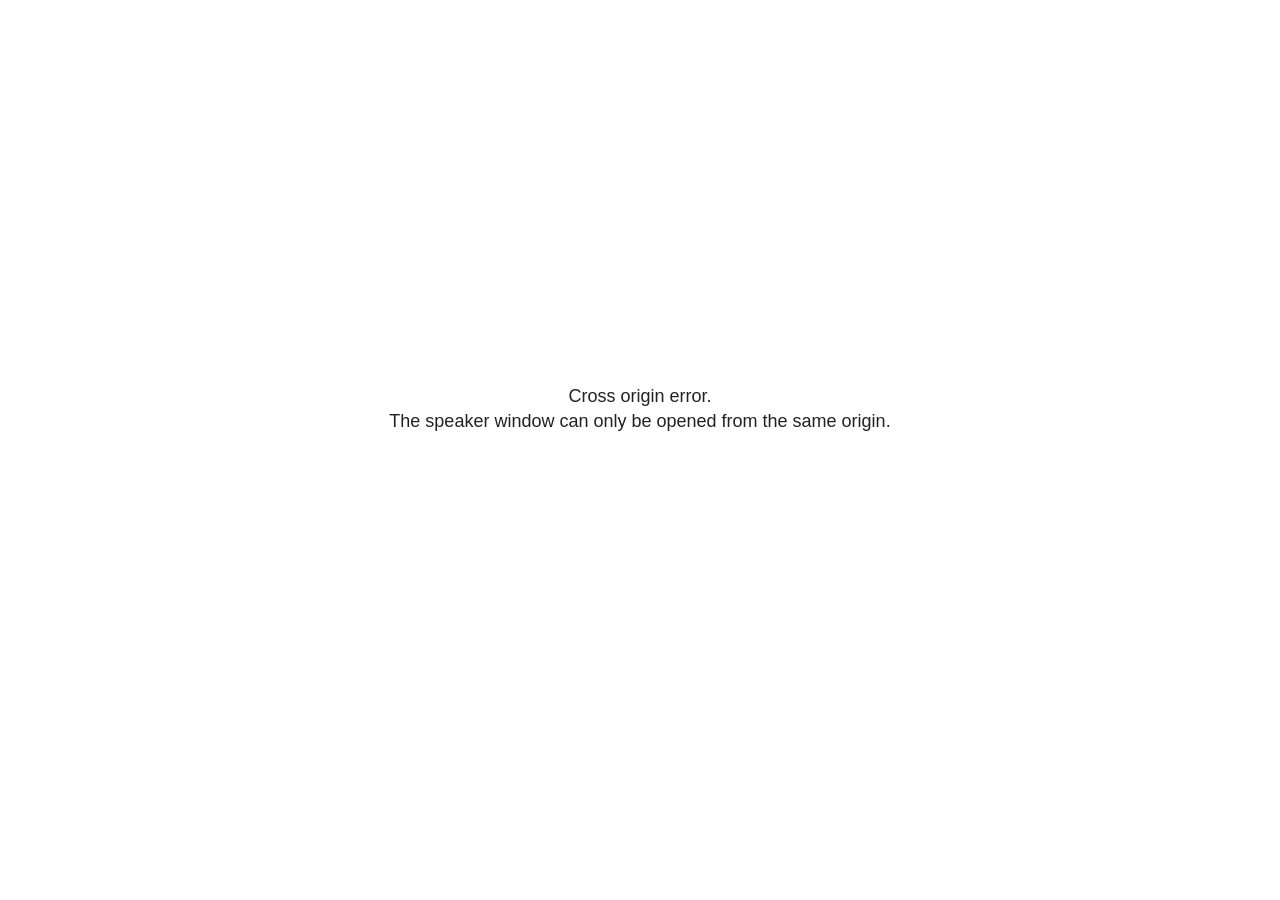
<file: docs/site_libs/revealjs/plugin/notes/speaker-view.html>
<!--
	NOTE: You need to build the notes plugin after making changes to this file.
-->
<html lang="en">
	<head>
		<meta charset="utf-8">

		<title>reveal.js - Speaker View</title>

		<style>
			body {
				font-family: Helvetica;
				font-size: 18px;
			}

			#current-slide,
			#upcoming-slide,
			#speaker-controls {
				padding: 6px;
				box-sizing: border-box;
				-moz-box-sizing: border-box;
			}

			#current-slide iframe,
			#upcoming-slide iframe {
				width: 100%;
				height: 100%;
				border: 1px solid #ddd;
			}

			#current-slide .label,
			#upcoming-slide .label {
				position: absolute;
				top: 10px;
				left: 10px;
				z-index: 2;
			}

			#connection-status {
				position: absolute;
				top: 0;
				left: 0;
				width: 100%;
				height: 100%;
				z-index: 20;
				padding: 30% 20% 20% 20%;
				font-size: 18px;
				color: #222;
				background: #fff;
				text-align: center;
				box-sizing: border-box;
				line-height: 1.4;
			}

			.overlay-element {
				height: 34px;
				line-height: 34px;
				padding: 0 10px;
				text-shadow: none;
				background: rgba( 220, 220, 220, 0.8 );
				color: #222;
				font-size: 14px;
			}

			.overlay-element.interactive:hover {
				background: rgba( 220, 220, 220, 1 );
			}

			#current-slide {
				position: absolute;
				width: 60%;
				height: 100%;
				top: 0;
				left: 0;
				padding-right: 0;
			}

			#upcoming-slide {
				position: absolute;
				width: 40%;
				height: 40%;
				right: 0;
				top: 0;
			}

			/* Speaker controls */
			#speaker-controls {
				position: absolute;
				top: 40%;
				right: 0;
				width: 40%;
				height: 60%;
				overflow: auto;
				font-size: 18px;
			}

				.speaker-controls-time.hidden,
				.speaker-controls-notes.hidden {
					display: none;
				}

				.speaker-controls-time .label,
				.speaker-controls-pace .label,
				.speaker-controls-notes .label {
					text-transform: uppercase;
					font-weight: normal;
					font-size: 0.66em;
					color: #666;
					margin: 0;
				}

				.speaker-controls-time, .speaker-controls-pace {
					border-bottom: 1px solid rgba( 200, 200, 200, 0.5 );
					margin-bottom: 10px;
					padding: 10px 16px;
					padding-bottom: 20px;
					cursor: pointer;
				}

				.speaker-controls-time .reset-button {
					opacity: 0;
					float: right;
					color: #666;
					text-decoration: none;
				}
				.speaker-controls-time:hover .reset-button {
					opacity: 1;
				}

				.speaker-controls-time .timer,
				.speaker-controls-time .clock {
					width: 50%;
				}

				.speaker-controls-time .timer,
				.speaker-controls-time .clock,
				.speaker-controls-time .pacing .hours-value,
				.speaker-controls-time .pacing .minutes-value,
				.speaker-controls-time .pacing .seconds-value {
					font-size: 1.9em;
				}

				.speaker-controls-time .timer {
					float: left;
				}

				.speaker-controls-time .clock {
					float: right;
					text-align: right;
				}

				.speaker-controls-time span.mute {
					opacity: 0.3;
				}

				.speaker-controls-time .pacing-title {
					margin-top: 5px;
				}

				.speaker-controls-time .pacing.ahead {
					color: blue;
				}

				.speaker-controls-time .pacing.on-track {
					color: green;
				}

				.speaker-controls-time .pacing.behind {
					color: red;
				}

				.speaker-controls-notes {
					padding: 10px 16px;
				}

				.speaker-controls-notes .value {
					margin-top: 5px;
					line-height: 1.4;
					font-size: 1.2em;
				}

			/* Layout selector */
			#speaker-layout {
				position: absolute;
				top: 10px;
				right: 10px;
				color: #222;
				z-index: 10;
			}
				#speaker-layout select {
					position: absolute;
					width: 100%;
					height: 100%;
					top: 0;
					left: 0;
					border: 0;
					box-shadow: 0;
					cursor: pointer;
					opacity: 0;

					font-size: 1em;
					background-color: transparent;

					-moz-appearance: none;
					-webkit-appearance: none;
					-webkit-tap-highlight-color: rgba(0, 0, 0, 0);
				}

				#speaker-layout select:focus {
					outline: none;
					box-shadow: none;
				}

			.clear {
				clear: both;
			}

			/* Speaker layout: Wide */
			body[data-speaker-layout="wide"] #current-slide,
			body[data-speaker-layout="wide"] #upcoming-slide {
				width: 50%;
				height: 45%;
				padding: 6px;
			}

			body[data-speaker-layout="wide"] #current-slide {
				top: 0;
				left: 0;
			}

			body[data-speaker-layout="wide"] #upcoming-slide {
				top: 0;
				left: 50%;
			}

			body[data-speaker-layout="wide"] #speaker-controls {
				top: 45%;
				left: 0;
				width: 100%;
				height: 50%;
				font-size: 1.25em;
			}

			/* Speaker layout: Tall */
			body[data-speaker-layout="tall"] #current-slide,
			body[data-speaker-layout="tall"] #upcoming-slide {
				width: 45%;
				height: 50%;
				padding: 6px;
			}

			body[data-speaker-layout="tall"] #current-slide {
				top: 0;
				left: 0;
			}

			body[data-speaker-layout="tall"] #upcoming-slide {
				top: 50%;
				left: 0;
			}

			body[data-speaker-layout="tall"] #speaker-controls {
				padding-top: 40px;
				top: 0;
				left: 45%;
				width: 55%;
				height: 100%;
				font-size: 1.25em;
			}

			/* Speaker layout: Notes only */
			body[data-speaker-layout="notes-only"] #current-slide,
			body[data-speaker-layout="notes-only"] #upcoming-slide {
				display: none;
			}

			body[data-speaker-layout="notes-only"] #speaker-controls {
				padding-top: 40px;
				top: 0;
				left: 0;
				width: 100%;
				height: 100%;
				font-size: 1.25em;
			}

			@media screen and (max-width: 1080px) {
				body[data-speaker-layout="default"] #speaker-controls {
					font-size: 16px;
				}
			}

			@media screen and (max-width: 900px) {
				body[data-speaker-layout="default"] #speaker-controls {
					font-size: 14px;
				}
			}

			@media screen and (max-width: 800px) {
				body[data-speaker-layout="default"] #speaker-controls {
					font-size: 12px;
				}
			}

		</style>
	</head>

	<body>

		<div id="connection-status">Loading speaker view...</div>

		<div id="current-slide"></div>
		<div id="upcoming-slide"><span class="overlay-element label">Upcoming</span></div>
		<div id="speaker-controls">
			<div class="speaker-controls-time">
				<h4 class="label">Time <span class="reset-button">Click to Reset</span></h4>
				<div class="clock">
					<span class="clock-value">0:00 AM</span>
				</div>
				<div class="timer">
					<span class="hours-value">00</span><span class="minutes-value">:00</span><span class="seconds-value">:00</span>
				</div>
				<div class="clear"></div>

				<h4 class="label pacing-title" style="display: none">Pacing – Time to finish current slide</h4>
				<div class="pacing" style="display: none">
					<span class="hours-value">00</span><span class="minutes-value">:00</span><span class="seconds-value">:00</span>
				</div>
			</div>

			<div class="speaker-controls-notes hidden">
				<h4 class="label">Notes</h4>
				<div class="value"></div>
			</div>
		</div>
		<div id="speaker-layout" class="overlay-element interactive">
			<span class="speaker-layout-label"></span>
			<select class="speaker-layout-dropdown"></select>
		</div>

		<script>

			(function() {

				var notes,
					notesValue,
					currentState,
					currentSlide,
					upcomingSlide,
					layoutLabel,
					layoutDropdown,
					pendingCalls = {},
					lastRevealApiCallId = 0,
					connected = false

				var connectionStatus = document.querySelector( '#connection-status' );

				var SPEAKER_LAYOUTS = {
					'default': 'Default',
					'wide': 'Wide',
					'tall': 'Tall',
					'notes-only': 'Notes only'
				};

				setupLayout();

				let openerOrigin;

				try {
					openerOrigin = window.opener.location.origin;
				}
				catch ( error ) { console.warn( error ) }

				// In order to prevent XSS, the speaker view will only run if its
				// opener has the same origin as itself
				if( window.location.origin !== openerOrigin ) {
					connectionStatus.innerHTML = 'Cross origin error.<br>The speaker window can only be opened from the same origin.';
					return;
				}

				var connectionTimeout = setTimeout( function() {
					connectionStatus.innerHTML = 'Error connecting to main window.<br>Please try closing and reopening the speaker view.';
				}, 5000 );

				window.addEventListener( 'message', function( event ) {

					// Validate the origin of all messages to avoid parsing messages
					// that aren't meant for us. Ignore when running off file:// so
					// that the speaker view continues to work without a web server.
					if( window.location.origin !== event.origin && window.location.origin !== 'file://' ) {
						return
					}

					clearTimeout( connectionTimeout );
					connectionStatus.style.display = 'none';

					var data = JSON.parse( event.data );

					// The overview mode is only useful to the reveal.js instance
					// where navigation occurs so we don't sync it
					if( data.state ) delete data.state.overview;

					// Messages sent by the notes plugin inside of the main window
					if( data && data.namespace === 'reveal-notes' ) {
						if( data.type === 'connect' ) {
							handleConnectMessage( data );
						}
						else if( data.type === 'state' ) {
							handleStateMessage( data );
						}
						else if( data.type === 'return' ) {
							pendingCalls[data.callId](data.result);
							delete pendingCalls[data.callId];
						}
					}
					// Messages sent by the reveal.js inside of the current slide preview
					else if( data && data.namespace === 'reveal' ) {
						if( /ready/.test( data.eventName ) ) {
							// Send a message back to notify that the handshake is complete
							window.opener.postMessage( JSON.stringify({ namespace: 'reveal-notes', type: 'connected'} ), '*' );
						}
						else if( /slidechanged|fragmentshown|fragmenthidden|paused|resumed/.test( data.eventName ) && currentState !== JSON.stringify( data.state ) ) {

							dispatchStateToMainWindow( data.state );

						}
					}

				} );

				/**
				 * Updates the presentation in the main window to match the state
				 * of the presentation in the notes window.
				 */
				const dispatchStateToMainWindow = debounce(( state ) => {
					window.opener.postMessage( JSON.stringify({ method: 'setState', args: [ state ]} ), '*' );
				}, 500);

				/**
				 * Asynchronously calls the Reveal.js API of the main frame.
				 */
				function callRevealApi( methodName, methodArguments, callback ) {

					var callId = ++lastRevealApiCallId;
					pendingCalls[callId] = callback;
					window.opener.postMessage( JSON.stringify( {
						namespace: 'reveal-notes',
						type: 'call',
						callId: callId,
						methodName: methodName,
						arguments: methodArguments
					} ), '*' );

				}

				/**
				 * Called when the main window is trying to establish a
				 * connection.
				 */
				function handleConnectMessage( data ) {

					if( connected === false ) {
						connected = true;

						setupIframes( data );
						setupKeyboard();
						setupNotes();
						setupTimer();
						setupHeartbeat();
					}

				}

				/**
				 * Called when the main window sends an updated state.
				 */
				function handleStateMessage( data ) {

					// Store the most recently set state to avoid circular loops
					// applying the same state
					currentState = JSON.stringify( data.state );

					// No need for updating the notes in case of fragment changes
					if ( data.notes ) {
						notes.classList.remove( 'hidden' );
						notesValue.style.whiteSpace = data.whitespace;
						if( data.markdown ) {
							notesValue.innerHTML = marked( data.notes );
						}
						else {
							notesValue.innerHTML = data.notes;
						}
					}
					else {
						notes.classList.add( 'hidden' );
					}

					// Update the note slides
					currentSlide.contentWindow.postMessage( JSON.stringify({ method: 'setState', args: [ data.state ] }), '*' );
					upcomingSlide.contentWindow.postMessage( JSON.stringify({ method: 'setState', args: [ data.state ] }), '*' );
					upcomingSlide.contentWindow.postMessage( JSON.stringify({ method: 'next' }), '*' );

				}

				// Limit to max one state update per X ms
				handleStateMessage = debounce( handleStateMessage, 200 );

				/**
				 * Forward keyboard events to the current slide window.
				 * This enables keyboard events to work even if focus
				 * isn't set on the current slide iframe.
				 *
				 * Block F5 default handling, it reloads and disconnects
				 * the speaker notes window.
				 */
				function setupKeyboard() {

					document.addEventListener( 'keydown', function( event ) {
						if( event.keyCode === 116 || ( event.metaKey && event.keyCode === 82 ) ) {
							event.preventDefault();
							return false;
						}
						currentSlide.contentWindow.postMessage( JSON.stringify({ method: 'triggerKey', args: [ event.keyCode ] }), '*' );
					} );

				}

				/**
				 * Creates the preview iframes.
				 */
				function setupIframes( data ) {

					var params = [
						'receiver',
						'progress=false',
						'history=false',
						'transition=none',
						'autoSlide=0',
						'backgroundTransition=none'
					].join( '&' );

					var urlSeparator = /\?/.test(data.url) ? '&' : '?';
					var hash = '#/' + data.state.indexh + '/' + data.state.indexv;
					var currentURL = data.url + urlSeparator + params + '&scrollActivationWidth=false&postMessageEvents=true' + hash;
					var upcomingURL = data.url + urlSeparator + params + '&scrollActivationWidth=false&controls=false' + hash;

					currentSlide = document.createElement( 'iframe' );
					currentSlide.setAttribute( 'width', 1280 );
					currentSlide.setAttribute( 'height', 1024 );
					currentSlide.setAttribute( 'src', currentURL );
					document.querySelector( '#current-slide' ).appendChild( currentSlide );

					upcomingSlide = document.createElement( 'iframe' );
					upcomingSlide.setAttribute( 'width', 640 );
					upcomingSlide.setAttribute( 'height', 512 );
					upcomingSlide.setAttribute( 'src', upcomingURL );
					document.querySelector( '#upcoming-slide' ).appendChild( upcomingSlide );

				}

				/**
				 * Setup the notes UI.
				 */
				function setupNotes() {

					notes = document.querySelector( '.speaker-controls-notes' );
					notesValue = document.querySelector( '.speaker-controls-notes .value' );

				}

				/**
				 * We send out a heartbeat at all times to ensure we can
				 * reconnect with the main presentation window after reloads.
				 */
				function setupHeartbeat() {

					setInterval( () => {
						window.opener.postMessage( JSON.stringify({ namespace: 'reveal-notes', type: 'heartbeat'} ), '*' );
					}, 1000 );

				}

				function getTimings( callback ) {

					callRevealApi( 'getSlidesAttributes', [], function ( slideAttributes ) {
						callRevealApi( 'getConfig', [], function ( config ) {
							var totalTime = config.totalTime;
							var minTimePerSlide = config.minimumTimePerSlide || 0;
							var defaultTiming = config.defaultTiming;
							if ((defaultTiming == null) && (totalTime == null)) {
								callback(null);
								return;
							}
							// Setting totalTime overrides defaultTiming
							if (totalTime) {
								defaultTiming = 0;
							}
							var timings = [];
							for ( var i in slideAttributes ) {
								var slide = slideAttributes[ i ];
								var timing = defaultTiming;
								if( slide.hasOwnProperty( 'data-timing' )) {
									var t = slide[ 'data-timing' ];
									timing = parseInt(t);
									if( isNaN(timing) ) {
										console.warn("Could not parse timing '" + t + "' of slide " + i + "; using default of " + defaultTiming);
										timing = defaultTiming;
									}
								}
								timings.push(timing);
							}
							if ( totalTime ) {
								// After we've allocated time to individual slides, we summarize it and
								// subtract it from the total time
								var remainingTime = totalTime - timings.reduce( function(a, b) { return a + b; }, 0 );
								// The remaining time is divided by the number of slides that have 0 seconds
								// allocated at the moment, giving the average time-per-slide on the remaining slides
								var remainingSlides = (timings.filter( function(x) { return x == 0 }) ).length
								var timePerSlide = Math.round( remainingTime / remainingSlides, 0 )
								// And now we replace every zero-value timing with that average
								timings = timings.map( function(x) { return (x==0 ? timePerSlide : x) } );
							}
							var slidesUnderMinimum = timings.filter( function(x) { return (x < minTimePerSlide) } ).length
							if ( slidesUnderMinimum ) {
								message = "The pacing time for " + slidesUnderMinimum + " slide(s) is under the configured minimum of " + minTimePerSlide + " seconds. Check the data-timing attribute on individual slides, or consider increasing the totalTime or minimumTimePerSlide configuration options (or removing some slides).";
								alert(message);
							}
							callback( timings );
						} );
					} );

				}

				/**
				 * Return the number of seconds allocated for presenting
				 * all slides up to and including this one.
				 */
				function getTimeAllocated( timings, callback ) {

					callRevealApi( 'getSlidePastCount', [], function ( currentSlide ) {
						var allocated = 0;
						for (var i in timings.slice(0, currentSlide + 1)) {
							allocated += timings[i];
						}
						callback( allocated );
					} );

				}

				/**
				 * Create the timer and clock and start updating them
				 * at an interval.
				 */
				function setupTimer() {

					var start = new Date(),
					timeEl = document.querySelector( '.speaker-controls-time' ),
					clockEl = timeEl.querySelector( '.clock-value' ),
					hoursEl = timeEl.querySelector( '.hours-value' ),
					minutesEl = timeEl.querySelector( '.minutes-value' ),
					secondsEl = timeEl.querySelector( '.seconds-value' ),
					pacingTitleEl = timeEl.querySelector( '.pacing-title' ),
					pacingEl = timeEl.querySelector( '.pacing' ),
					pacingHoursEl = pacingEl.querySelector( '.hours-value' ),
					pacingMinutesEl = pacingEl.querySelector( '.minutes-value' ),
					pacingSecondsEl = pacingEl.querySelector( '.seconds-value' );

					var timings = null;
					getTimings( function ( _timings ) {

						timings = _timings;
						if (_timings !== null) {
							pacingTitleEl.style.removeProperty('display');
							pacingEl.style.removeProperty('display');
						}

						// Update once directly
						_updateTimer();

						// Then update every second
						setInterval( _updateTimer, 1000 );

					} );


					function _resetTimer() {

						if (timings == null) {
							start = new Date();
							_updateTimer();
						}
						else {
							// Reset timer to beginning of current slide
							getTimeAllocated( timings, function ( slideEndTimingSeconds ) {
								var slideEndTiming = slideEndTimingSeconds * 1000;
								callRevealApi( 'getSlidePastCount', [], function ( currentSlide ) {
									var currentSlideTiming = timings[currentSlide] * 1000;
									var previousSlidesTiming = slideEndTiming - currentSlideTiming;
									var now = new Date();
									start = new Date(now.getTime() - previousSlidesTiming);
									_updateTimer();
								} );
							} );
						}

					}

					timeEl.addEventListener( 'click', function() {
						_resetTimer();
						return false;
					} );

					function _displayTime( hrEl, minEl, secEl, time) {

						var sign = Math.sign(time) == -1 ? "-" : "";
						time = Math.abs(Math.round(time / 1000));
						var seconds = time % 60;
						var minutes = Math.floor( time / 60 ) % 60 ;
						var hours = Math.floor( time / ( 60 * 60 )) ;
						hrEl.innerHTML = sign + zeroPadInteger( hours );
						if (hours == 0) {
							hrEl.classList.add( 'mute' );
						}
						else {
							hrEl.classList.remove( 'mute' );
						}
						minEl.innerHTML = ':' + zeroPadInteger( minutes );
						if (hours == 0 && minutes == 0) {
							minEl.classList.add( 'mute' );
						}
						else {
							minEl.classList.remove( 'mute' );
						}
						secEl.innerHTML = ':' + zeroPadInteger( seconds );
					}

					function _updateTimer() {

						var diff, hours, minutes, seconds,
						now = new Date();

						diff = now.getTime() - start.getTime();

						clockEl.innerHTML = now.toLocaleTimeString( 'en-US', { hour12: true, hour: '2-digit', minute:'2-digit' } );
						_displayTime( hoursEl, minutesEl, secondsEl, diff );
						if (timings !== null) {
							_updatePacing(diff);
						}

					}

					function _updatePacing(diff) {

						getTimeAllocated( timings, function ( slideEndTimingSeconds ) {
							var slideEndTiming = slideEndTimingSeconds * 1000;

							callRevealApi( 'getSlidePastCount', [], function ( currentSlide ) {
								var currentSlideTiming = timings[currentSlide] * 1000;
								var timeLeftCurrentSlide = slideEndTiming - diff;
								if (timeLeftCurrentSlide < 0) {
									pacingEl.className = 'pacing behind';
								}
								else if (timeLeftCurrentSlide < currentSlideTiming) {
									pacingEl.className = 'pacing on-track';
								}
								else {
									pacingEl.className = 'pacing ahead';
								}
								_displayTime( pacingHoursEl, pacingMinutesEl, pacingSecondsEl, timeLeftCurrentSlide );
							} );
						} );
					}

				}

				/**
				 * Sets up the speaker view layout and layout selector.
				 */
				function setupLayout() {

					layoutDropdown = document.querySelector( '.speaker-layout-dropdown' );
					layoutLabel = document.querySelector( '.speaker-layout-label' );

					// Render the list of available layouts
					for( var id in SPEAKER_LAYOUTS ) {
						var option = document.createElement( 'option' );
						option.setAttribute( 'value', id );
						option.textContent = SPEAKER_LAYOUTS[ id ];
						layoutDropdown.appendChild( option );
					}

					// Monitor the dropdown for changes
					layoutDropdown.addEventListener( 'change', function( event ) {

						setLayout( layoutDropdown.value );

					}, false );

					// Restore any currently persisted layout
					setLayout( getLayout() );

				}

				/**
				 * Sets a new speaker view layout. The layout is persisted
				 * in local storage.
				 */
				function setLayout( value ) {

					var title = SPEAKER_LAYOUTS[ value ];

					layoutLabel.innerHTML = 'Layout' + ( title ? ( ': ' + title ) : '' );
					layoutDropdown.value = value;

					document.body.setAttribute( 'data-speaker-layout', value );

					// Persist locally
					if( supportsLocalStorage() ) {
						window.localStorage.setItem( 'reveal-speaker-layout', value );
					}

				}

				/**
				 * Returns the ID of the most recently set speaker layout
				 * or our default layout if none has been set.
				 */
				function getLayout() {

					if( supportsLocalStorage() ) {
						var layout = window.localStorage.getItem( 'reveal-speaker-layout' );
						if( layout ) {
							return layout;
						}
					}

					// Default to the first record in the layouts hash
					for( var id in SPEAKER_LAYOUTS ) {
						return id;
					}

				}

				function supportsLocalStorage() {

					try {
						localStorage.setItem('test', 'test');
						localStorage.removeItem('test');
						return true;
					}
					catch( e ) {
						return false;
					}

				}

				function zeroPadInteger( num ) {

					var str = '00' + parseInt( num );
					return str.substring( str.length - 2 );

				}

				/**
				 * Limits the frequency at which a function can be called.
				 */
				function debounce( fn, ms ) {

					var lastTime = 0,
						timeout;

					return function() {

						var args = arguments;
						var context = this;

						clearTimeout( timeout );

						var timeSinceLastCall = Date.now() - lastTime;
						if( timeSinceLastCall > ms ) {
							fn.apply( context, args );
							lastTime = Date.now();
						}
						else {
							timeout = setTimeout( function() {
								fn.apply( context, args );
								lastTime = Date.now();
							}, ms - timeSinceLastCall );
						}

					}

				}

			})();

		</script>
	</body>
</html>
</file>
<file: docs/site_libs/quarto-html/tippy.css>
.tippy-box[data-animation=fade][data-state=hidden]{opacity:0}[data-tippy-root]{max-width:calc(100vw - 10px)}.tippy-box{position:relative;background-color:#333;color:#fff;border-radius:4px;font-size:14px;line-height:1.4;white-space:normal;outline:0;transition-property:transform,visibility,opacity}.tippy-box[data-placement^=top]>.tippy-arrow{bottom:0}.tippy-box[data-placement^=top]>.tippy-arrow:before{bottom:-7px;left:0;border-width:8px 8px 0;border-top-color:initial;transform-origin:center top}.tippy-box[data-placement^=bottom]>.tippy-arrow{top:0}.tippy-box[data-placement^=bottom]>.tippy-arrow:before{top:-7px;left:0;border-width:0 8px 8px;border-bottom-color:initial;transform-origin:center bottom}.tippy-box[data-placement^=left]>.tippy-arrow{right:0}.tippy-box[data-placement^=left]>.tippy-arrow:before{border-width:8px 0 8px 8px;border-left-color:initial;right:-7px;transform-origin:center left}.tippy-box[data-placement^=right]>.tippy-arrow{left:0}.tippy-box[data-placement^=right]>.tippy-arrow:before{left:-7px;border-width:8px 8px 8px 0;border-right-color:initial;transform-origin:center right}.tippy-box[data-inertia][data-state=visible]{transition-timing-function:cubic-bezier(.54,1.5,.38,1.11)}.tippy-arrow{width:16px;height:16px;color:#333}.tippy-arrow:before{content:"";position:absolute;border-color:transparent;border-style:solid}.tippy-content{position:relative;padding:5px 9px;z-index:1}
</file>
<file: docs/site_libs/quarto-html/quarto-syntax-highlighting-845c23b38eaddc0f92fda52bfe77a8c8.css>
/* quarto syntax highlight colors */
:root {
  --quarto-hl-ot-color: #003B4F;
  --quarto-hl-at-color: #657422;
  --quarto-hl-ss-color: #20794D;
  --quarto-hl-an-color: #5E5E5E;
  --quarto-hl-fu-color: #4758AB;
  --quarto-hl-st-color: #20794D;
  --quarto-hl-cf-color: #003B4F;
  --quarto-hl-op-color: #5E5E5E;
  --quarto-hl-er-color: #AD0000;
  --quarto-hl-bn-color: #AD0000;
  --quarto-hl-al-color: #AD0000;
  --quarto-hl-va-color: #111111;
  --quarto-hl-bu-color: inherit;
  --quarto-hl-ex-color: inherit;
  --quarto-hl-pp-color: #AD0000;
  --quarto-hl-in-color: #5E5E5E;
  --quarto-hl-vs-color: #20794D;
  --quarto-hl-wa-color: #5E5E5E;
  --quarto-hl-do-color: #5E5E5E;
  --quarto-hl-im-color: #00769E;
  --quarto-hl-ch-color: #20794D;
  --quarto-hl-dt-color: #AD0000;
  --quarto-hl-fl-color: #AD0000;
  --quarto-hl-co-color: #5E5E5E;
  --quarto-hl-cv-color: #5E5E5E;
  --quarto-hl-cn-color: #8f5902;
  --quarto-hl-sc-color: #5E5E5E;
  --quarto-hl-dv-color: #AD0000;
  --quarto-hl-kw-color: #003B4F;
}

/* other quarto variables */
:root {
  --quarto-font-monospace: SFMono-Regular, Menlo, Monaco, Consolas, "Liberation Mono", "Courier New", monospace;
}

/* syntax highlight based on Pandoc's rules */
pre > code.sourceCode > span {
  color: #003B4F;
}

code.sourceCode > span {
  color: #003B4F;
}

div.sourceCode,
div.sourceCode pre.sourceCode {
  color: #003B4F;
}

/* Normal */
code span {
  color: #003B4F;
}

/* Alert */
code span.al {
  color: #AD0000;
  font-style: inherit;
}

/* Annotation */
code span.an {
  color: #5E5E5E;
  font-style: inherit;
}

/* Attribute */
code span.at {
  color: #657422;
  font-style: inherit;
}

/* BaseN */
code span.bn {
  color: #AD0000;
  font-style: inherit;
}

/* BuiltIn */
code span.bu {
  font-style: inherit;
}

/* ControlFlow */
code span.cf {
  color: #003B4F;
  font-weight: bold;
  font-style: inherit;
}

/* Char */
code span.ch {
  color: #20794D;
  font-style: inherit;
}

/* Constant */
code span.cn {
  color: #8f5902;
  font-style: inherit;
}

/* Comment */
code span.co {
  color: #5E5E5E;
  font-style: inherit;
}

/* CommentVar */
code span.cv {
  color: #5E5E5E;
  font-style: italic;
}

/* Documentation */
code span.do {
  color: #5E5E5E;
  font-style: italic;
}

/* DataType */
code span.dt {
  color: #AD0000;
  font-style: inherit;
}

/* DecVal */
code span.dv {
  color: #AD0000;
  font-style: inherit;
}

/* Error */
code span.er {
  color: #AD0000;
  font-style: inherit;
}

/* Extension */
code span.ex {
  font-style: inherit;
}

/* Float */
code span.fl {
  color: #AD0000;
  font-style: inherit;
}

/* Function */
code span.fu {
  color: #4758AB;
  font-style: inherit;
}

/* Import */
code span.im {
  color: #00769E;
  font-style: inherit;
}

/* Information */
code span.in {
  color: #5E5E5E;
  font-style: inherit;
}

/* Keyword */
code span.kw {
  color: #003B4F;
  font-weight: bold;
  font-style: inherit;
}

/* Operator */
code span.op {
  color: #5E5E5E;
  font-style: inherit;
}

/* Other */
code span.ot {
  color: #003B4F;
  font-style: inherit;
}

/* Preprocessor */
code span.pp {
  color: #AD0000;
  font-style: inherit;
}

/* SpecialChar */
code span.sc {
  color: #5E5E5E;
  font-style: inherit;
}

/* SpecialString */
code span.ss {
  color: #20794D;
  font-style: inherit;
}

/* String */
code span.st {
  color: #20794D;
  font-style: inherit;
}

/* Variable */
code span.va {
  color: #111111;
  font-style: inherit;
}

/* VerbatimString */
code span.vs {
  color: #20794D;
  font-style: inherit;
}

/* Warning */
code span.wa {
  color: #5E5E5E;
  font-style: italic;
}

.prevent-inlining {
  content: "</";
}

/*# sourceMappingURL=ac89f0bb514bba72461919f78549e31c.css.map */
</file>
<file: docs/styles.css>
/* css styles */
.slide-deck {
  border: 3px solid #dee2e6;
  width: 100%;
  height: 475px;
}
</file>
